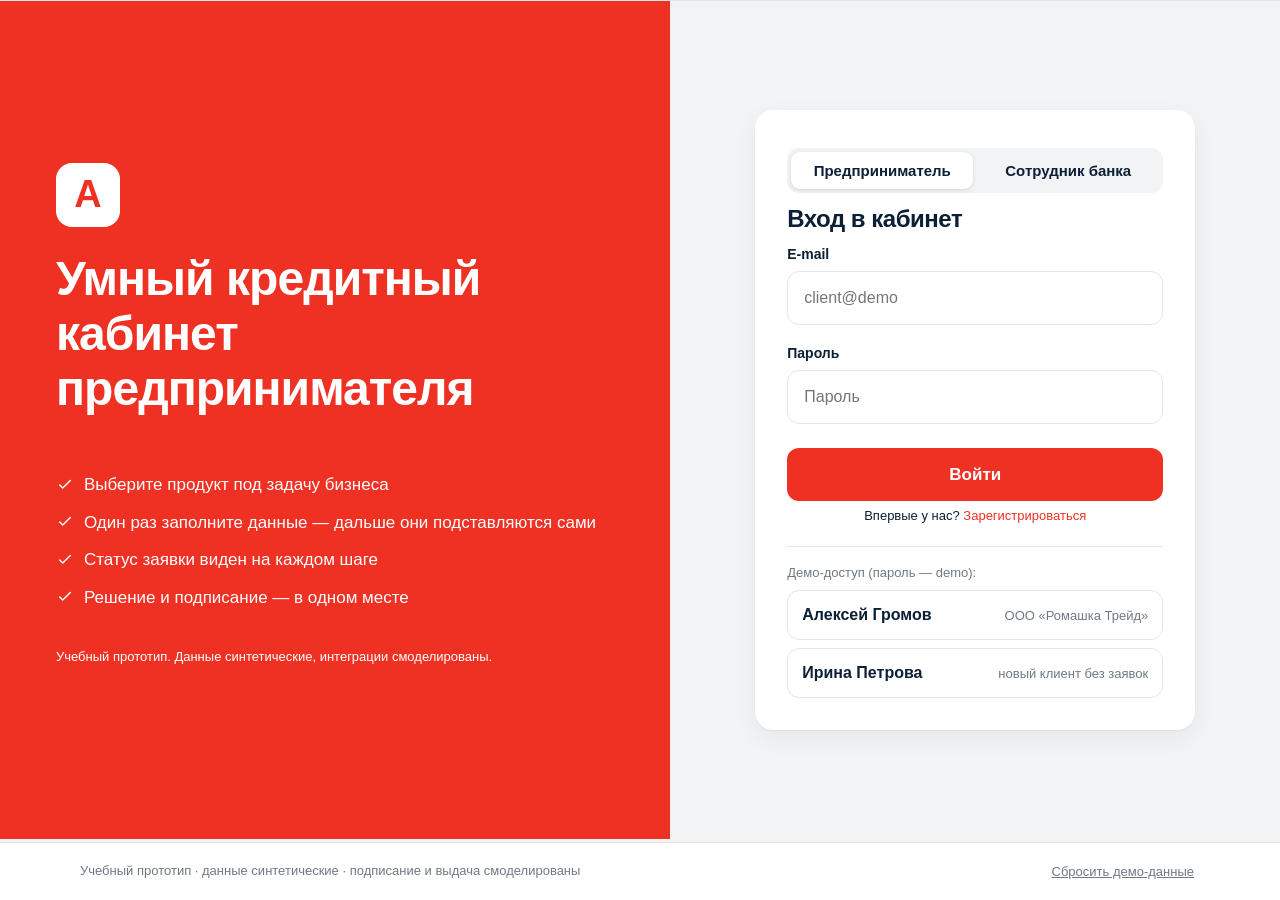
<file: index.html>
<!DOCTYPE html>
<html>
<head>
    <meta http-equiv="refresh" content="0; url=./frontend/">
</head>
<body>
    <p>Загрузка... Если плагин не открылся, <a href="./frontend/">нажмите сюда</a>.</p>
</body>
</html>
</file>
<file: frontend/css/style.css>
:root{--red:#EF3124;--red-d:#D42A1E;--ink:#0B1F35;--ink2:#6F7A85;--bg:#F2F3F4;--line:#E3E5E8;--card:#fff;--green:#0DA55E;--lime:#A8F000;--amber:#F5A623;--blue:#2F6BFF;--r:18px;--sh:0 1px 2px rgba(11,31,53,.06),0 8px 24px rgba(11,31,53,.05)}
*{box-sizing:border-box}
html{scroll-behavior:smooth}
body{margin:0;background:var(--bg);color:var(--ink);font:16px/1.5 -apple-system,"Segoe UI",Roboto,"Helvetica Neue",Arial,sans-serif;-webkit-font-smoothing:antialiased;min-height:100vh;display:flex;flex-direction:column}
#view{flex:1}
h1,h2,h3{margin:0 0 .5em;line-height:1.15;letter-spacing:-.02em}
h1{font-size:clamp(28px,4vw,40px);font-weight:800}h2{font-size:24px;font-weight:800}h3{font-size:17px;font-weight:700;margin-top:1.1em}
.card h3:first-child{margin-top:0}
a{color:var(--red);text-decoration:none}a:hover{text-decoration:underline}
p{margin:.4em 0 .8em}
.muted{color:var(--ink2)}.small{font-size:13px}.center{text-align:center}.ok-text{color:var(--green)}.bad-text{color:var(--red)}
:focus-visible{outline:3px solid rgba(239,49,36,.35);outline-offset:2px;border-radius:8px}
.container{max-width:1160px;margin:0 auto;padding:0 20px}
main.container{padding-top:28px;padding-bottom:56px}

/* header */
#header{background:#fff;border-bottom:1px solid var(--line);position:sticky;top:0;z-index:20}
.head-in{display:flex;align-items:center;gap:28px;height:68px}
.brand{display:flex;align-items:center;gap:12px;color:var(--ink)}.brand:hover{text-decoration:none}
.brand b{display:block;font-size:17px;line-height:1.1}.brand small{color:var(--ink2);font-size:12px}
.logo-mark{display:grid;place-items:center;width:38px;height:38px;border-radius:10px;background:var(--red);color:#fff;font-weight:900;font-size:22px}
.logo-mark.big{width:64px;height:64px;border-radius:16px;font-size:38px;background:#fff;color:var(--red);margin-bottom:24px}
#header nav{display:flex;gap:6px;flex:1}
#header nav a{color:var(--ink);padding:8px 14px;border-radius:10px;font-weight:600}#header nav a:hover{background:var(--bg);text-decoration:none}
.head-user{display:flex;align-items:center;gap:10px}.who{text-align:right;line-height:1.2}.who small{display:block;color:var(--ink2);font-size:12px}
.icon-btn{border:0;background:transparent;width:40px;height:40px;border-radius:10px;cursor:pointer;color:var(--ink);display:grid;place-items:center;position:relative}.icon-btn:hover{background:var(--bg)}
.bell .dot{position:absolute;top:2px;right:0;background:var(--red);color:#fff;border-radius:9px;font-size:11px;font-weight:700;min-width:18px;height:18px;display:grid;place-items:center;padding:0 4px}
.ic{display:inline-flex;flex:none;vertical-align:middle}

/* buttons */
.btn{display:inline-flex;align-items:center;justify-content:center;gap:8px;border:0;border-radius:12px;background:var(--red);color:#fff;font-family:inherit;font-weight:700;font-size:16px;line-height:1;padding:15px 24px;cursor:pointer;transition:background .15s,transform .05s;text-decoration:none}
.btn:hover{background:var(--red-d);text-decoration:none}.btn:active{transform:translateY(1px)}
.btn.big{padding:18px 30px;font-size:17px}.btn.small{padding:10px 16px;font-size:14px;border-radius:10px}.btn.full-w{width:100%;margin-top:6px}
.btn.ghost{background:#fff;color:var(--ink);box-shadow:inset 0 0 0 1.5px var(--line)}.btn.ghost:hover{background:var(--bg)}
.btn.dark{background:var(--ink)}.btn.dark:hover{background:#16314f}
.btn.danger{background:var(--ink)}.btn.danger:hover{background:var(--red)}
.btn:disabled{background:#c9cdd2;cursor:not-allowed}
.linklike{background:none;border:0;color:var(--ink2);text-decoration:underline;cursor:pointer;font:inherit;font-size:13px}

/* cards & layout */
.card{background:var(--card);border-radius:var(--r);padding:24px;box-shadow:var(--sh)}
.grid-2{display:grid;grid-template-columns:1.6fr 1fr;gap:28px;margin-top:28px;align-items:start}
.page-head{display:flex;justify-content:space-between;align-items:flex-start;gap:20px;margin-bottom:22px;flex-wrap:wrap}.page-head h1{margin-bottom:6px}
.head-end{display:flex;align-items:center;gap:12px}
.back{display:inline-flex;align-items:center;gap:6px;margin-bottom:14px;font-weight:600;color:var(--ink2)}
.hero{background:var(--red);color:#fff;border-radius:24px;padding:36px 40px;display:flex;justify-content:space-between;align-items:center;gap:28px;flex-wrap:wrap;position:relative;overflow:hidden}
.hero:after{content:"";position:absolute;right:-60px;top:-80px;width:280px;height:280px;border-radius:50%;background:rgba(255,255,255,.1)}
.hero h1{margin-bottom:8px}.hero p{max-width:560px;opacity:.95;font-size:17px;margin:0}
.hero .btn{background:#fff;color:var(--red);z-index:1}.hero .btn:hover{background:var(--ink);color:#fff}
.alert{display:flex;gap:12px;padding:16px 18px;border-radius:14px;margin:16px 0;align-items:flex-start}
.alert.warn{background:#FFF4DB;color:#6b4500}.alert.info{background:#EAF1FF;color:#173b8a}.alert a{font-weight:700}
.empty{text-align:center;padding:40px 20px;background:#fff;border-radius:var(--r)}
.list{display:flex;flex-direction:column;gap:12px}
.app-row{display:flex;justify-content:space-between;align-items:center;gap:16px;background:#fff;border-radius:var(--r);padding:20px 24px;color:var(--ink);box-shadow:var(--sh);border:2px solid transparent}
.app-row:hover{text-decoration:none;border-color:var(--red)}.app-row.attn{border-color:var(--amber)}
.row-title{font-weight:700}.next{margin-top:6px;font-size:14px;color:var(--ink)}.row-end{display:flex;align-items:center;gap:12px;color:var(--ink2)}
.co-name{font-size:19px;font-weight:800;margin-bottom:10px}
.how{padding-left:0;list-style:none;counter-reset:s;margin:0}.how li{counter-increment:s;display:flex;gap:12px;align-items:center;padding:10px 0;border-bottom:1px solid var(--line)}
.how li:before{content:counter(s);display:grid;place-items:center;width:30px;height:30px;border-radius:50%;background:var(--lime);font-weight:800;flex:none}
.kv{display:grid;grid-template-columns:minmax(120px,40%) 1fr;gap:8px 16px;margin:0}.kv dt{color:var(--ink2);font-size:14px}.kv dd{margin:0;font-weight:600;overflow-wrap:anywhere}

/* chips */
.chip{display:inline-block;padding:5px 12px;border-radius:20px;font-size:13px;font-weight:700;white-space:nowrap}
.chip.gray{background:#E9EBED;color:#44505c}.chip.blue{background:#E3ECFF;color:#1f4fc4}.chip.amber{background:#FFEFC7;color:#7a4f00}
.chip.green{background:#DDF6E8;color:#07703f}.chip.green-solid{background:var(--green);color:#fff}.chip.red{background:#FFE1DE;color:#b3170d}
.badge{display:inline-block;background:var(--lime);color:var(--ink);font-size:12px;font-weight:800;padding:3px 10px;border-radius:12px}.badge.ok{background:#DDF6E8;color:#07703f}
.grade{display:inline-flex;align-items:center;gap:6px;font-weight:800;border-radius:10px;padding:3px 10px}.grade small{font-weight:600;opacity:.8}
.grade.green{background:#DDF6E8;color:#07703f}.grade.lime{background:#EDFAC2;color:#4a6a00}.grade.amber{background:#FFEFC7;color:#7a4f00}.grade.red{background:#FFE1DE;color:#b3170d}

/* forms */
.field{margin-bottom:18px;display:flex;flex-direction:column;gap:6px}
.field label,.field>label{font-weight:600;font-size:14px}
input,select,textarea{font:inherit;color:var(--ink);background:#fff;border:1.5px solid var(--line);border-radius:12px;padding:14px 16px;width:100%;transition:border-color .15s,box-shadow .15s}
input:focus,select:focus,textarea:focus{outline:none;border-color:var(--ink);box-shadow:0 0 0 3px rgba(11,31,53,.1)}
input:disabled{background:var(--bg);color:var(--ink2)}
input.mini{width:100px;padding:6px 10px;display:inline-block}
input[type=range]{padding:0;border:0;accent-color:var(--red);height:28px;box-shadow:none}
input[type=checkbox]{width:20px;height:20px;padding:0;accent-color:var(--red);flex:none}
input[type=search]{max-width:340px}
.has-error input,.has-error select{border-color:var(--red)}
.err{color:var(--red);font-size:13px;font-weight:600;margin-top:2px}.hint{color:var(--ink2);font-size:13px}
.form-grid{display:grid;grid-template-columns:1fr 1fr;gap:0 20px}.form-grid .full{grid-column:1/-1}
.inline{display:flex;gap:12px;align-items:flex-start}.inline .field{flex:1}.inline .btn{margin-top:26px}
.check{display:flex;gap:12px;align-items:flex-start;margin:12px 0;cursor:pointer}.check.has-error span{color:var(--red)}
.inline-check{margin:0;align-items:center}
.seg{display:inline-flex;background:var(--bg);border-radius:12px;padding:4px;gap:4px;flex-wrap:wrap}
.seg button{border:0;background:transparent;padding:10px 16px;border-radius:9px;font-family:inherit;font-weight:600;font-size:15px;cursor:pointer;color:var(--ink)}
.seg button.sel{background:#fff;box-shadow:0 1px 4px rgba(0,0,0,.12)}
.reg{display:flex;gap:12px;align-items:center;padding:14px 16px;border-radius:14px;margin:4px 0 18px}.reg.ok{background:#E8F8EF;color:#07703f}.reg.bad{background:#FFE9E6;color:#b3170d}
.drop{display:flex;gap:16px;align-items:center;border:2px dashed var(--line);border-radius:16px;padding:18px;margin:12px 0 22px}.drop>div{flex:1}
.ratios{display:grid;grid-template-columns:repeat(3,1fr);gap:12px;margin:0 0 20px;padding:14px 16px;background:var(--bg);border-radius:14px}.ratios div{display:flex;flex-direction:column}.ratios b{font-size:18px}
.slot{display:flex;justify-content:space-between;align-items:center;gap:16px;padding:16px 0;border-bottom:1px solid var(--line);flex-wrap:wrap}
.doc{display:flex;gap:12px;align-items:center;padding:8px 0}.doc-main{flex:1;min-width:0}.doc-name{font-weight:600;overflow:hidden;text-overflow:ellipsis;white-space:nowrap}
.add-doc{display:flex;gap:10px;margin-top:12px;flex-wrap:wrap}.add-doc select{flex:1;min-width:180px;padding:10px 12px}

/* wizard */
.wiz{display:grid;grid-template-columns:220px 1fr 300px;gap:24px;align-items:start}
.wiz-nav{list-style:none;margin:0;padding:0;position:sticky;top:90px}
.wiz-nav button{display:flex;align-items:center;gap:12px;width:100%;border:0;background:transparent;text-align:left;padding:11px 8px;font-family:inherit;font-weight:600;font-size:15px;color:var(--ink2);cursor:pointer;border-radius:12px}
.wiz-nav button:disabled{opacity:.5;cursor:not-allowed}
.wiz-nav .active button{color:var(--ink);background:#fff;box-shadow:var(--sh)}.wiz-nav .done button{color:var(--ink)}
.ph-dot{display:grid;place-items:center;width:28px;height:28px;border-radius:50%;background:var(--line);font-size:13px;font-weight:800;color:var(--ink2);flex:none}
.active>button .ph-dot,.active .ph-dot{background:var(--red);color:#fff}.done .ph-dot{background:var(--green);color:#fff}
.wiz-card{padding:32px}.wiz-side{position:sticky;top:90px}
.choices{display:grid;grid-template-columns:1fr 1fr;gap:12px;margin:14px 0 18px}
.choice{position:relative;display:flex;flex-direction:column;gap:4px;text-align:left;background:#fff;border:2px solid var(--line);border-radius:16px;padding:18px;cursor:pointer;font:inherit;color:var(--ink);transition:border-color .15s}
.choice:hover{border-color:var(--ink2)}.choice.sel{border-color:var(--red);background:#FFF6F5}.choice b{font-size:16px}.choice .meta{font-size:13px;color:var(--ink);font-weight:600;margin-top:6px}
.choice .badge{position:absolute;top:12px;right:12px}
.wiz-actions{display:flex;justify-content:space-between;margin-top:28px;padding-top:20px;border-top:1px solid var(--line)}
.est{background:var(--bg);border-radius:14px;padding:14px 16px;margin:14px 0}.est-val{font-size:22px;font-weight:800}.est.big{margin-top:20px}.est.big .est-val{font-size:30px}
.range-val{color:var(--red);font-weight:800;margin-left:8px}
.review{display:grid;grid-template-columns:1fr 1fr;gap:8px 28px}

/* phases */
.phases{list-style:none;display:flex;margin:0 0 22px;padding:0;background:#fff;border-radius:var(--r);box-shadow:var(--sh);padding:18px 24px}
.phases li{flex:1;display:flex;align-items:center;gap:10px;color:var(--ink2);font-weight:600;position:relative}
.phases li:not(:last-child):after{content:"";flex:1;height:2px;background:var(--line);margin:0 12px}
.phases li.done{color:var(--ink)}.phases li.done:after{background:var(--green)}.phases li.done .ph-dot{background:var(--green);color:#fff}
.phases li.active{color:var(--ink)}.phases li.active .ph-dot{background:var(--red);color:#fff;box-shadow:0 0 0 5px rgba(239,49,36,.18)}
.phases li.warn .ph-dot{background:var(--amber)}.phases li.fail .ph-dot{background:var(--ink);color:#fff}

/* status cards */
.status-card{display:flex;gap:22px;align-items:flex-start;border-left:6px solid var(--red)}.status-card.col{flex-direction:column;align-items:stretch}.status-card .row{display:flex;gap:22px;align-items:flex-start}
.status-card.warn{border-color:var(--amber)}.status-card.success{border-color:var(--green)}.status-card h2{margin-bottom:6px}
.big-ic{width:56px;height:56px;border-radius:50%;display:grid;place-items:center;flex:none;color:#fff}.big-ic.amber{background:var(--amber)}.big-ic.green{background:var(--green)}.big-ic.red{background:var(--red)}.big-ic.gray{background:var(--ink2)}
.spinner{width:44px;height:44px;border-radius:50%;border:5px solid var(--line);border-top-color:var(--red);animation:sp 0.9s linear infinite;flex:none}@keyframes sp{to{transform:rotate(360deg)}}
.checks{list-style:none;padding:0;margin:12px 0 0}.checks li{display:flex;gap:8px;align-items:center;padding:3px 0}.checks .ok{color:var(--green)}.checks .wait{color:var(--ink2)}
.quote{background:var(--bg);border-radius:12px;padding:12px 16px;font-weight:600}
.actions{display:flex;gap:12px;margin-top:18px;flex-wrap:wrap}
.offer{border-top:6px solid var(--green)}.offer-head{display:flex;justify-content:space-between;gap:12px;align-items:flex-start}
.offer-grid{display:grid;grid-template-columns:repeat(4,1fr);gap:16px;margin:20px 0}.offer-val{font-size:24px;font-weight:800}
.contract{background:var(--bg);border-radius:14px;padding:18px 20px;margin:12px 0}
.timeline{list-style:none;margin:0;padding:0}.timeline li{display:flex;gap:14px;padding-bottom:18px;position:relative}
.timeline li:not(:last-child):before{content:"";position:absolute;left:6px;top:16px;bottom:-2px;width:2px;background:var(--line)}
.tl-dot{width:14px;height:14px;border-radius:50%;background:var(--ink2);margin-top:5px;flex:none;position:relative;z-index:1}
.tl-bank .tl-dot{background:var(--red)}.tl-client .tl-dot{background:var(--blue)}.tl-system .tl-dot{background:var(--ink2)}.tl-comment .tl-dot{background:var(--amber)}.timeline li:first-child .tl-dot{box-shadow:0 0 0 4px rgba(11,31,53,.12)}
.tl-text{font-weight:600}

/* bank */
.kpis{display:grid;grid-template-columns:repeat(6,1fr);gap:14px;margin-bottom:18px}
.kpi{background:#fff;border-radius:var(--r);padding:18px;box-shadow:var(--sh)}.kpi-val{font-size:30px;font-weight:800;line-height:1.1}.kpi-label{color:var(--ink2);font-size:14px;margin-top:4px}.kpi.hot{background:var(--red);color:#fff}.kpi.hot .kpi-label{color:#fff;opacity:.9}
.policy{margin-bottom:18px;padding:16px 22px}.policy summary{cursor:pointer;font-weight:700;display:flex;gap:10px;align-items:center}.policy ul{margin:12px 0 0;padding-left:22px}.policy li{margin:6px 0}
.grid-bars{margin-bottom:18px}.grid-bars h3{margin-top:0}
.bar-row{display:flex;align-items:center;gap:12px;margin:7px 0}.bar-l{width:170px;font-size:14px;flex:none}.bar-l.wide{width:260px}.bar-t{flex:1;background:var(--bg);border-radius:6px;height:12px;overflow:hidden}
.bar{display:block;height:100%;border-radius:6px;background:var(--ink2);min-width:4px}.bar.red,.bar.amber{background:var(--amber)}.bar.red{background:var(--red)}.bar.green,.bar.green-solid{background:var(--green)}.bar.blue{background:var(--blue)}.bar.gray{background:#b6bcc3}
.filters{display:flex;gap:12px;margin-bottom:14px;flex-wrap:wrap;align-items:center}.filters select{width:auto;min-width:170px}
.table-card{padding:6px 8px;overflow-x:auto}
.tbl{width:100%;border-collapse:collapse;min-width:900px}.tbl th{text-align:left;font-size:13px;color:var(--ink2);font-weight:600;padding:14px 12px;border-bottom:1px solid var(--line)}
.tbl td{padding:14px 12px;border-bottom:1px solid var(--line);vertical-align:middle}.tbl tr:last-child td{border-bottom:0}
.tbl tbody tr{cursor:pointer}.tbl tbody tr:hover{background:#FAFAFB}.tbl tr.attn td:first-child{box-shadow:inset 4px 0 0 var(--red)}
.summary-tiles{display:grid;grid-template-columns:repeat(4,1fr);gap:14px;margin-bottom:18px}.tile{padding:16px 20px}.tile-val{font-size:20px;font-weight:800;line-height:1.25}
.case-grid{display:grid;grid-template-columns:1fr 1fr;gap:20px;align-items:start}.col{display:flex;flex-direction:column;gap:20px}
.score-row{display:flex;gap:20px;align-items:center;flex-wrap:wrap}.gauge{width:210px;color:var(--ink)}.score-val{font-size:38px;font-weight:800;display:flex;gap:12px;align-items:center}
.rec{background:var(--bg);padding:12px 16px;border-radius:12px;margin:12px 0}
.action-card{border-top:5px solid var(--red)}.tabs{margin:6px 0 16px;width:100%}.tabs button{flex:1}
.calc{display:flex;gap:28px;background:var(--bg);border-radius:12px;padding:12px 16px;margin:4px 0 12px;flex-wrap:wrap}.calc div{display:flex;flex-direction:column}.calc b{font-size:18px}
.comment-box{display:flex;gap:8px;margin-top:14px}
textarea{resize:vertical}

/* misc */
.modal-back{position:fixed;inset:0;background:rgba(11,31,53,.55);display:grid;place-items:center;z-index:50;padding:16px}
.modal{background:#fff;border-radius:22px;width:min(480px,100%);max-height:90vh;overflow:auto;box-shadow:0 20px 60px rgba(0,0,0,.3)}.modal.wide{width:min(720px,100%)}
.modal-head{display:flex;justify-content:space-between;align-items:center;padding:20px 24px 0}.modal-head h3{margin:0;font-size:20px}.modal-body{padding:14px 24px}.modal-foot{display:flex;gap:10px;padding:0 24px 22px}
.notifs a{display:block;padding:12px 0;border-bottom:1px solid var(--line);color:var(--ink)}.notifs a.unread{font-weight:700}.notifs a:hover{text-decoration:none;color:var(--red)}
#toasts{position:fixed;right:20px;bottom:20px;display:flex;flex-direction:column;gap:10px;z-index:60}
.toast{background:var(--ink);color:#fff;padding:14px 18px;border-radius:12px;max-width:380px;box-shadow:0 8px 24px rgba(0,0,0,.25);transition:opacity .4s}.toast.ok{background:var(--green)}.toast.warn{background:#9a5b00}.toast.out{opacity:0}
#footer{border-top:1px solid var(--line);padding:18px 0;background:#fff}.foot-in{display:flex;justify-content:space-between;gap:16px;flex-wrap:wrap}

/* login */
.login{display:grid;grid-template-columns:1.1fr 1fr;min-height:calc(100vh - 62px)}
.login-hero{background:var(--red);color:#fff;padding:64px 56px;display:flex;flex-direction:column;justify-content:center}
.login-hero h1{font-size:clamp(32px,4vw,48px);max-width:560px}.login-hero ul{list-style:none;padding:0;margin:20px 0}.login-hero li{display:flex;gap:10px;align-items:center;margin:12px 0;font-size:17px}
.login-card{margin:auto;width:min(440px,calc(100% - 32px));padding:32px}.login-card .tabs{width:100%;margin-bottom:12px}
.demo{margin-top:20px;padding-top:16px;border-top:1px solid var(--line);display:flex;flex-direction:column;gap:8px}
.demo-btn{display:flex;justify-content:space-between;align-items:center;gap:8px;border:1.5px solid var(--line);background:#fff;border-radius:12px;padding:12px 14px;cursor:pointer;font:inherit;color:var(--ink)}.demo-btn:hover{border-color:var(--red)}

@media(max-width:1000px){
  .wiz{grid-template-columns:1fr}.wiz-nav{position:static;display:flex;overflow-x:auto;gap:4px}.wiz-nav button span:not(.ph-dot){display:none}.wiz-nav .active button span:not(.ph-dot){display:inline}.wiz-side{position:static}
  .grid-2,.case-grid{grid-template-columns:1fr}.kpis{grid-template-columns:repeat(3,1fr)}.summary-tiles{grid-template-columns:1fr 1fr}.login{grid-template-columns:1fr}.login-hero{padding:36px 24px}
}
@media(max-width:640px){
  .container{padding:0 14px}.head-in{gap:10px;height:60px}.brand small,.who,#header nav{display:none}.head-in{justify-content:space-between}.brand{flex:1}
  .hero{padding:26px 22px}.form-grid,.choices,.review,.offer-grid{grid-template-columns:1fr}.wiz-card,.card{padding:18px}.kpis{grid-template-columns:1fr 1fr}.inline{flex-direction:column}.inline .btn{margin-top:0}
  .phases{padding:14px 12px}.phases .ph-label{display:none}.phases li.active .ph-label{display:inline;font-size:13px}.bar-l,.bar-l.wide{width:110px}.drop{flex-direction:column;align-items:flex-start}.ratios{grid-template-columns:1fr}.status-card,.status-card .row{flex-direction:column}
}
@media (prefers-reduced-motion:reduce){*{animation:none!important;transition:none!important}}
</file>
